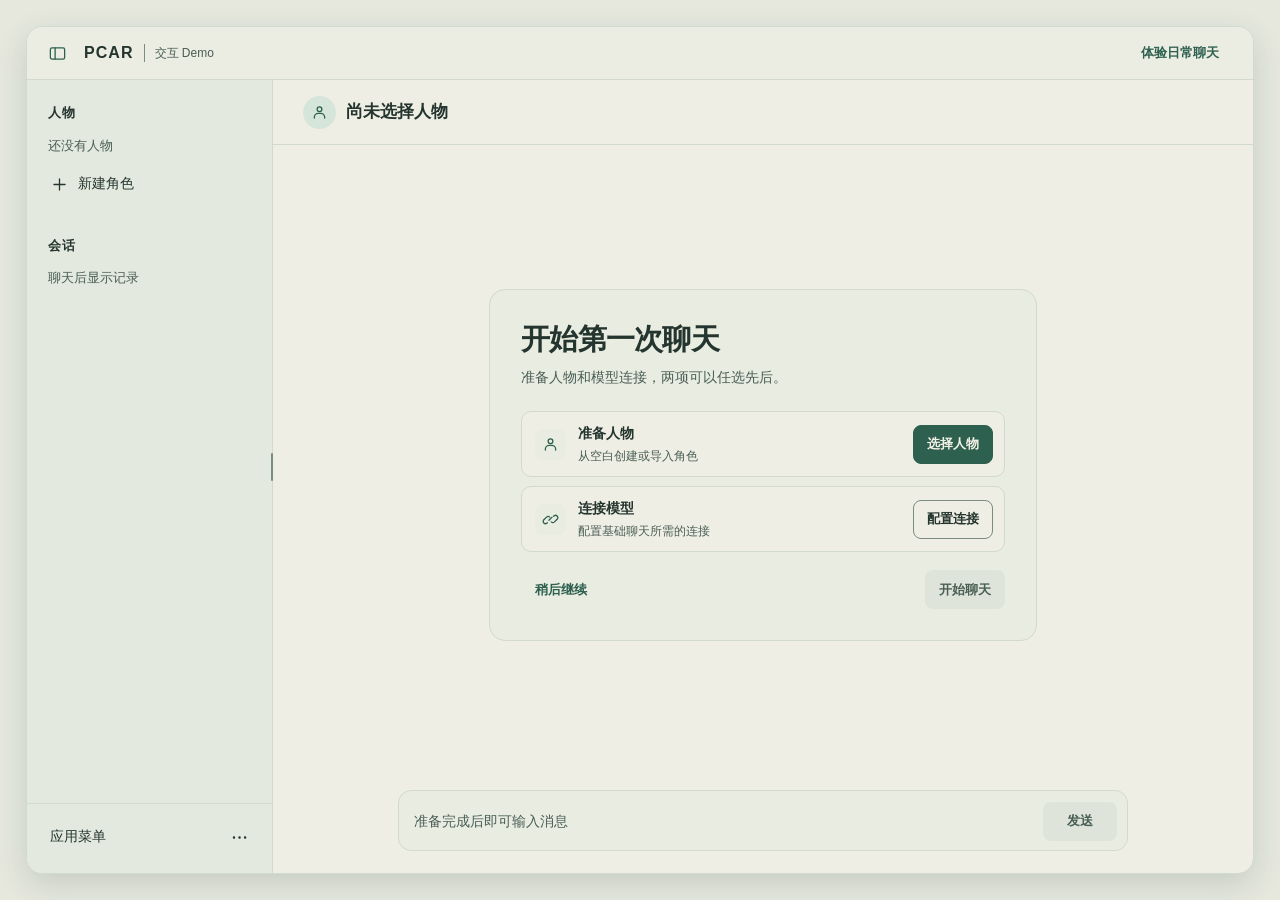
<file: persona_runtime/workbench_web/index.html>
<!doctype html>
<html lang="zh-CN" data-appearance="system">
<head>
  <meta charset="utf-8">
  <meta name="viewport" content="width=device-width, initial-scale=1">
  <meta http-equiv="Content-Security-Policy" content="default-src 'none'; script-src 'unsafe-inline'; style-src 'unsafe-inline'; img-src data:; connect-src 'none'; base-uri 'none'; form-action 'none'">
  <title>PCAR 工作台</title>
  <script id="appearance-startup">
    const appearanceRoot = document.documentElement;
    const systemAppearance = matchMedia("(prefers-color-scheme: dark)");
    const forcedColors = matchMedia("(forced-colors: active)");
    const themeTokens = ["stage","surface","rail","panel","field","accent","accent-hover",
                         "on-accent","focus","selected","hover","selection"];
    const rgb = hex => hex.match(/\w\w/g).map(part => parseInt(part,16));
    const blend = (from,to,weight) => from.map((value,i)=>Math.round(value+(to[i]-value)*weight));
    function luminance(color) {
      const linear=color.map(channel=>{
        const value=channel/255;
        return value<=.04045?value/12.92:((value+.055)/1.055)**2.4;
      });
      return .2126*linear[0]+.7152*linear[1]+.0722*linear[2];
    }
    function contrast(left,right) {
      const levels=[luminance(left),luminance(right)].sort((a,b)=>b-a);
      return (levels[0]+.05)/(levels[1]+.05);
    }
    function applyAccent(theme) {
      const value=appearanceRoot.dataset.accent;
      if(!/^#[0-9a-f]{6}$/i.test(value||"") || forcedColors.matches){
        for(const token of themeTokens)appearanceRoot.style.removeProperty("--"+token);
        return;
      }
      const seed=rgb(value), dark=theme==="dark";
      const bases=dark?["#1a211e","#232c27","#1e2823","#27332c","#19241e"]:
                       ["#e6e8de","#efeee4","#e4e9df","#e9ece1","#f3f1e7"];
      const ink=rgb(dark?"#dce6dc":"#24352f"), muted=rgb(dark?"#a2b6aa":"#495e54");
      function tint(base,weight,labels=[ink,muted]){
        while(weight>0){
          const result=blend(base,seed,weight);
          if(labels.every(label=>contrast(label,result)>=4.5))return result;
          weight-=.01;
        }
        return base;
      }
      const colors=bases.map(base=>tint(rgb(base),.08));
      const [stage,surface,rail,panel,field]=colors;
      const toward=dark?[255,255,255]:[0,0,0];
      const selected=tint(surface,.18), hover=tint(surface,.10);
      const selection=tint(surface,.26,[ink]);
      function legible(weight,ratio) {
        let adjusted=seed;
        for(let step=0;step<=100;step++){
          adjusted=blend(seed,toward,Math.min(1,weight+step/100));
          if([...colors,selected,hover,selection].every(background=>contrast(adjusted,background)>=ratio))break;
        }
        return adjusted;
      }
      const accent=legible(0,4.5), accentHover=legible(.12,4.5), focus=legible(0,3);
      const white=[255,255,255], black=[0,0,0];
      const foreground=Math.min(contrast(white,accent),contrast(white,accentHover))>=4.5?white:black;
      const palette=[stage,surface,rail,panel,field,accent,accentHover,foreground,focus,selected,hover,selection];
      themeTokens.forEach((token,i)=>appearanceRoot.style.setProperty("--"+token,"rgb("+palette[i].join(", ")+")"));
    }
    function applyAppearance() {
      const mode = appearanceRoot.dataset.appearance;
      const theme = mode === "system" ? (systemAppearance.matches ? "dark" : "light") : mode;
      appearanceRoot.dataset.theme = theme;
      applyAccent(theme);
      return theme;
    }
    applyAppearance();
  </script>
  <style>
    :root {
      color-scheme: light;
      --stage: #e6e8de;
      --surface: #efeee4;
      --rail: #e4e9df;
      --panel: #e9ece1;
      --titlebar: #ebece2;
      --field: #f3f1e7;
      --line: #d2d9ce;
      --line-strong: #7b8c81;
      --ink: #24352f;
      --muted: #495e54;
      --accent: #2e604f;
      --accent-hover: #234e40;
      --on-accent: #f3f0e6;
      --hover: #dfe8dd;
      --selected: #d6e5da;
      --selection: #c2d9ca;
      --neutral-bubble: #e5e3d9;
      --disabled: #dfe4db;
      --focus: #3e7562;
      --error: #943c32;
      --shadow: #20372b28;
      --overlay: #24392d52;
      --sidebar: 246px;
      font: 14px/1.55 "Segoe UI", "Microsoft YaHei UI", "Microsoft YaHei", "PingFang SC", sans-serif;
      color: var(--ink);
      background: var(--stage);
      accent-color: var(--accent);
      caret-color: var(--accent);
      scrollbar-color: var(--line-strong) transparent;
    }
    :root[data-theme="dark"] {
      color-scheme: dark;
      --stage: #1a211e;
      --surface: #232c27;
      --rail: #1e2823;
      --panel: #27332c;
      --titlebar: #252f29;
      --field: #19241e;
      --line: #34463a;
      --line-strong: #6c877a;
      --ink: #dce6dc;
      --muted: #a2b6aa;
      --accent: #a1c9b2;
      --accent-hover: #b3d3bf;
      --on-accent: #20332a;
      --hover: #2b4135;
      --selected: #304e40;
      --selection: #406551;
      --neutral-bubble: #303b32;
      --disabled: #2f4036;
      --focus: #88b9a1;
      --error: #eda497;
      --shadow: #08110d66;
      --overlay: #0d1712a6;
    }
    ::selection { background: var(--selection); color: var(--ink); }
    *, *::before, *::after { box-sizing: border-box; }
    body { margin: 0; min-width: 288px; }
    button, input, textarea, select { font: inherit; }
    :where(input:not([type="checkbox"], [type="radio"], [type="range"]), textarea, select) {
      min-width: 0; min-height: 38px; padding: 7px 10px; border-radius: 8px;
      border: 1px solid var(--line-strong); background: var(--field); color: var(--ink);
    }
    button { color: inherit; cursor: pointer; }
    button:disabled { cursor: default; }
    [hidden] { display: none !important; }
    :focus-visible { outline: 2px solid var(--focus); outline-offset: 3px; }
    h1, h2, h3, p { margin: 0; }
    .svg-symbols { position: absolute; width: 0; height: 0; overflow: hidden; }
    .icon { display: inline-block; width: 19px; height: 19px; flex: 0 0 auto; fill: none; stroke: currentColor; stroke-width: 1.65; stroke-linecap: round; stroke-linejoin: round; vertical-align: middle; }
    .stage { padding: 26px; min-height: 100dvh; display: grid; place-items: center; }
    .window { position: relative; display: grid; grid-template-rows: 53px minmax(0, 1fr); width: min(1388px, 100%); height: min(884px, calc(100dvh - 52px)); min-height: 440px; background: var(--surface); border: 1px solid var(--line); border-radius: 16px; box-shadow: 0 10px 30px var(--shadow); overflow: hidden; }
    .titlebar { display: flex; align-items: center; justify-content: space-between; gap: 12px; padding: 0 20px 0 13px; border-bottom: 1px solid var(--line); background: var(--titlebar); z-index: 3; }
    #announcement-open { margin-inline-start: auto; flex-shrink: 0; }
    .announcement-entry + .announcement-entry { border-top: 1px solid var(--line); padding-block-start: 12px; }
    .announcement-entry ul { padding-inline-start: 1.4em; }
    .announcement-entry li + li { margin-block-start: 6px; }
    .brand, .title-actions { display: flex; align-items: center; gap: 10px; }
    .brand strong { font-size: 16px; letter-spacing: .065em; }
    .demo-label { color: var(--muted); font-size: 12px; border-left: 1px solid var(--line-strong); padding-left: 10px; white-space: nowrap; }
    .layout { display: grid; min-height: 0; grid-template-columns: var(--sidebar) minmax(0, 1fr); }
    .layout.collapsed { grid-template-columns: 0 minmax(0, 1fr); }
    .sidebar { position: relative; min-height: 0; display: flex; flex-direction: column; background: var(--rail); border-right: 1px solid var(--line); }
    .sidebar-content { min-height: 0; flex: 1; overflow: auto; padding: 22px 14px 20px; scrollbar-width: thin; }
    .rail-section + .rail-section { margin-top: 29px; }
    .section-heading { display: flex; align-items: center; justify-content: space-between; min-height: 31px; padding: 0 3px 8px 7px; }
    .section-heading h2 { font-size: 13px; font-weight: 700; letter-spacing: .05em; }
    .rail-list { display: grid; gap: 4px; }
    .rail-row { display: flex; align-items: center; gap: 9px; min-height: 42px; width: 100%; padding: 6px 9px; border: 0; border-radius: 9px; background: transparent; text-align: left; }
    .rail-row:hover { background: var(--hover); }
    .rail-row[aria-current="true"] { background: var(--selected); font-weight: 650; }
    .row-text { min-width: 0; overflow: hidden; white-space: nowrap; text-overflow: ellipsis; }
    .rail-empty { color: var(--muted); font-size: 13px; padding: 3px 7px 7px; }
    .rail-search { display: flex; align-items: center; gap: 7px; margin-bottom: 9px; padding: 0 9px; height: 37px; background: var(--field); border: 1px solid var(--line-strong); border-radius: 8px; color: var(--muted); }
    .rail-search input { min-width: 0; min-height: 0; width: 100%; padding: 0; background: transparent; border: 0; outline: 0; color: var(--ink); font-size: 13px; }
    .rail-search:focus-within { outline: 2px solid var(--focus); outline-offset: 2px; }
    .rail-search .icon { width: 15px; height: 15px; }
    .rail-footer { margin-top: auto; padding: 12px 14px 15px; border-top: 1px solid var(--line); }
    .rail-footer button { justify-content: space-between; }
    .menu { position: absolute; z-index: 5; bottom: 62px; left: 12px; right: 12px; max-height: calc(100% - 74px); overflow: auto; border: 1px solid var(--line-strong); padding: 6px; border-radius: 12px; background: var(--surface); box-shadow: 0 8px 24px var(--shadow); }
    .menu button { min-height: 38px; }
    .appearance-setting { padding: 6px 9px 10px; margin-bottom: 3px; border-bottom: 1px solid var(--line); }
    .resize { position: absolute; inset: 0 -4px 0 auto; width: 8px; z-index: 2; cursor: ew-resize; touch-action: none; }
    .resize::after { content: ""; position: absolute; top: 47%; left: 3px; width: 2px; height: 28px; background: var(--line-strong); border-radius: 2px; }
    .collapsed .sidebar { visibility: hidden; overflow: hidden; }
    .scrim { display: none; }
    .conversation { min-width: 0; min-height: 0; display: grid; grid-template-columns: minmax(0, 1fr); grid-template-rows: 65px minmax(0, 1fr) auto; }
    .chat-header { display: flex; align-items: center; justify-content: space-between; gap: 12px; padding: 0 clamp(14px, 3vw, 30px); border-bottom: 1px solid var(--line); }
    .chat-person { display: flex; align-items: center; gap: 10px; min-width: 0; }
    .chat-person h1 { overflow: hidden; text-overflow: ellipsis; white-space: nowrap; font-size: 17px; font-weight: 700; }
    .avatar { width: 33px; height: 33px; display: inline-grid; place-items: center; flex: 0 0 auto; border-radius: 50%; overflow: hidden; background: var(--selected); color: var(--accent); }
    .avatar img { display: block; width: 100%; height: 100%; object-fit: cover; }
    .appearance-accent { display: flex; align-items: center; gap: 8px; }
    .appearance-accent input { width: 36px; height: 28px; padding: 1px; cursor: pointer; }
    .persona-image-preview { display: block; width: 120px; height: 68px; object-fit: cover; border-radius: 8px; margin-block: 6px; }
    .persona-image-preview[data-kind="avatar"] { width: 48px; height: 48px; border-radius: 50%; }
    .persona-image-preview[hidden] { display: none; }
    .avatar.small { width: 29px; height: 29px; }
    .avatar.small .icon { width: 16px; height: 16px; }
    .timeline { overflow: auto; min-height: 0; padding: 28px clamp(12px, 4vw, 44px); scrollbar-width: thin; }
    .timeline.has-wallpaper {
      background-image: linear-gradient(color-mix(in srgb, var(--surface) 62%, transparent),
                                        color-mix(in srgb, var(--surface) 62%, transparent)), var(--chat-wallpaper);
      background-size: cover;
      background-position: center;
      background-repeat: no-repeat;
    }
    @media (forced-colors: active) { .timeline.has-wallpaper { background-image: none; } }
    .timeline.first { display: grid; align-items: center; justify-items: center; }
    .onboarding { width: min(100%, 548px); padding: clamp(18px, 3.2vw, 31px); background: var(--panel); border: 1px solid var(--line); border-radius: 16px; }
    .onboarding h2 { font-size: clamp(22px, 2.6vw, 29px); line-height: 1.25; font-weight: 700; letter-spacing: -.025em; }
    .onboarding > p { margin-top: 10px; color: var(--muted); }
    .setup-steps { display: grid; gap: 9px; margin: 23px 0 18px; }
    .step { display: flex; align-items: center; gap: 12px; min-height: 66px; padding: 10px 11px 10px 13px; border: 1px solid var(--line); border-radius: 10px; background: var(--surface); }
    .step .step-copy { min-width: 0; flex: 1; }
    .step strong { display: block; font-size: 14px; }
    .step small { display: block; color: var(--muted); font-size: 12px; margin-top: 2px; overflow-wrap: anywhere; }
    .step-icon { display: inline-grid; place-items: center; flex: 0 0 auto; width: 31px; height: 31px; color: var(--accent); background: var(--panel); border-radius: 8px; }
    .guide-actions { display: flex; align-items: center; justify-content: space-between; gap: 10px; }
    .button { display: inline-flex; align-items: center; justify-content: center; gap: 7px; min-height: 39px; padding: 7px 13px; border: 1px solid var(--line-strong); border-radius: 8px; background: var(--surface); font-size: 13px; font-weight: 600; white-space: nowrap; }
    .button:hover { background: var(--hover); }
    .button.primary { background: var(--accent); color: var(--on-accent); border-color: var(--accent); }
    .button.primary:hover { background: var(--accent-hover); }
    .button.ghost { border-color: transparent; background: transparent; color: var(--accent); }
    .button.ghost:hover { background: var(--hover); }
    .button:disabled, .button.primary:disabled { background: var(--disabled); border-color: transparent; color: var(--muted); }
    .icon-button { display: inline-grid; place-items: center; width: 34px; height: 34px; padding: 0; border: 0; border-radius: 8px; background: transparent; color: var(--accent); }
    .icon-button:hover { background: var(--hover); }
    .conversation-inner { width: min(100%, 730px); margin: 0 auto; display: grid; align-content: start; gap: 13px; }
    .date-divider { justify-self: center; color: var(--muted); font-size: 12px; margin: 7px 0 9px; }
    .has-wallpaper :is(.date-divider, .chat-empty, .outbox-status) { background: var(--surface); border-radius: 9px; padding: 3px 9px; }
    .bubble { width: fit-content; max-width: min(82%, 555px); padding: 11px 15px; border-radius: 14px; background: var(--neutral-bubble); overflow-wrap: anywhere; white-space: pre-wrap; }
    .bubble[data-clock]::after { content: attr(data-clock); display: block; margin-top: 3px; color: var(--muted); font-size: 11px; line-height: 1.3; font-variant-numeric: tabular-nums; }
    .bubble.own[data-clock]::after { text-align: end; }
    .bubble.own { justify-self: end; background: var(--selected); border-end-end-radius: 5px; }
    .bubble.reply { border-end-start-radius: 5px; }
    button.bubble { border: 0; font: inherit; color: inherit; text-align: start; cursor: pointer; }
    .message-with-menu { display: flex; align-items: center; gap: 6px; width: fit-content; max-width: min(92%, 600px); }
    .message-with-menu.own-message { justify-self: end; flex-direction: row-reverse; }
    .message-with-menu > .bubble { max-width: 100%; min-width: 0; }
    .message-menu { flex: none; min-width: 28px; min-height: 28px; padding: 2px; border: 0; border-radius: 6px;
      background: transparent; color: var(--muted); font: inherit; cursor: pointer; }
    .message-menu:hover, .message-menu:focus-visible { color: var(--text); background: var(--neutral-bubble); }
    @media (pointer: coarse) {
      .message-menu { min-width: 44px; min-height: 44px; }
      .hold-actions { -webkit-touch-callout: none; -webkit-user-select: none; user-select: none; }
    }
    .history-reference { display: flex; align-items: center; gap: .7rem; color: var(--muted); margin-bottom: 6px; }
    .history-reference span { min-width: 0; overflow: hidden; white-space: nowrap; text-overflow: ellipsis; }
    #history-reference > button { flex: none; }
    .input-buffer { display: flex; flex-wrap: wrap; align-items: center; gap: .35rem; width: min(100%, 730px); margin: 0 auto 5px; color: var(--muted); font-size: 13px; }
    .input-buffer span { flex: 1 0 auto; }
    .input-buffer .button { min-height: 33px; padding: 4px 9px; }
    .bubble[data-awaiting-confirmation] { outline: 1px dashed var(--line-strong); outline-offset: -1px; }
    .history-actions { justify-self: start; }
    .sample-bubble { width: min(78%, var(--sample-width, 295px)); display: grid; gap: 7px; padding: 16px 17px; }
    .sample-bubble span { height: 4px; display: block; border-radius: 4px; background: var(--line-strong); opacity: .6; }
    .chat-empty { display: grid; justify-items: center; align-content: center; gap: 11px; min-height: 100%; color: var(--muted); text-align: center; }
    .chat-empty strong { color: var(--ink); font-size: 18px; }
    .composer-wrap { padding: 5px clamp(12px, 4vw, 44px) 22px; }
    .composer { display: flex; align-items: flex-end; width: min(100%, 730px); gap: 10px; min-height: 61px; margin: 0 auto; padding: 9px 10px 9px 14px; background: var(--surface); border: 1px solid var(--line-strong); border-radius: 13px; }
    .composer.off { background: var(--panel); border-color: var(--line); }
    .composer textarea { flex: 1; min-width: 0; resize: none; field-sizing: content; min-height: 37px; max-height: 100px; padding: 7px 1px; border: 0; outline: none; background: transparent; color: var(--ink); line-height: 1.55; }
    .composer:focus-within { outline: 2px solid var(--focus); outline-offset: 2px; }
    input::placeholder, textarea::placeholder { color: var(--muted); opacity: 1; }
    .composer .button { min-width: 74px; }
    dialog { width: min(530px, calc(100vw - 30px)); max-height: calc(100dvh - 36px); padding: 0; border: 1px solid var(--line-strong); border-radius: 15px; color: var(--ink); background: var(--surface); box-shadow: 0 14px 40px var(--shadow); }
    dialog::backdrop { background: var(--overlay); }
    .dialog-head { display: flex; align-items: center; justify-content: space-between; gap: 12px; border-bottom: 1px solid var(--line); padding: 14px 18px 14px 22px; }
    .dialog-head h2 { font-size: 19px; }
    .dialog-body { padding: 19px 22px; display: grid; gap: 13px; }
    .dialog-foot { position: sticky; bottom: 0; display: flex; justify-content: flex-end; gap: 8px; padding: 13px 22px; border-top: 1px solid var(--line); background: var(--surface); }
    .dialog-foot:empty { display: none; }
    .import-original, .import-citation { white-space: pre-wrap; overflow-wrap: anywhere; }
    .import-range [hidden] { display: none; }
    .import-range-warning { padding: 9px 11px; border-left: 3px solid var(--accent); background: var(--panel); }
    .deepseek-guide { display: grid; gap: 12px; }
    .deepseek-guide figure { margin: 0; padding: 9px; border: 1px solid var(--line); border-radius: 9px; background: var(--surface); }
    .deepseek-guide figcaption { padding: 8px 2px 0; }
    .deepseek-guide figcaption p { margin-top: 3px; color: var(--muted); }
    .deepseek-diagram { display: flex; min-height: 46px; align-items: center; flex-wrap: wrap; gap: 6px; padding: 6px 9px; background: var(--field); border-radius: 6px; }
    .deepseek-guide-token { padding: 4px 6px; border: 1px solid var(--line-strong); border-radius: 5px; font-size: 13px; font-weight: 600; }
    .deepseek-guide-token.highlight { background: var(--selected); }
    .deepseek-guide-token.archive { border-radius: 3px 9px 3px 3px; font-family: monospace; }
    .deepseek-guide-arrow { line-height: 1; font-size: 19px; color: var(--accent); }
    .deepseek-guide-avatar { position: relative; width: 28px; height: 28px; border: 1px solid var(--line-strong); border-radius: 50%; background: var(--selected); }
    .deepseek-guide-avatar::before, .deepseek-guide-avatar::after { content: ""; position: absolute; background: var(--accent); left: 50%; transform: translateX(-50%); }
    .deepseek-guide-avatar::before { width: 7px; height: 7px; top: 5px; border-radius: 50%; }
    .deepseek-guide-avatar::after { width: 14px; height: 7px; bottom: 4px; border-radius: 8px 8px 3px 3px; }
    .import-create-actions { width:100%; display:flex; align-items:center; flex-wrap:wrap; justify-content:space-between; gap:7px; }
    .import-create-actions label { display:flex; align-items:center; gap:5px; }
    .import-template-row { display:flex; align-items:center; flex-wrap:wrap; justify-content:space-between; gap:8px; color:var(--muted); }
    .import-conflict-dialog { width:min(460px,calc(100vw - 30px)); }
    .import-conflict-row { display:grid; gap:6px; border-left:3px solid var(--error); padding:8px 12px; background:var(--surface); overflow-wrap:anywhere; }
    .import-conflict-row p { margin:0; }
    .import-conflict-row .button { justify-self:start; }
    .import-section-label { display: block; font-weight: 600; color: var(--muted); }
    .import-citation { max-width: 100%; text-align: left; }
    .import-batch { display: grid; gap: 5px; border-bottom: 1px solid var(--line); padding-bottom: 9px; }
    .import-batch .button { justify-self: start; }
    .import-editor-section { min-width: 0; border-top: 1px solid var(--line); padding: 8px 0; }
    .import-editor-section[open] > summary { margin-bottom: 9px; }
    .import-editor-section pre { margin: 0; font: inherit; }
    .fields { display: grid; gap: 12px; }
    .field { display: grid; gap: 5px; font-weight: 600; }
    .field :is(input:not([type="checkbox"], [type="radio"]), textarea, select) { width: 100%; font-weight: 400; }
    .field textarea { min-height: 66px; resize: vertical; }
    .hint { font-size: 13px; color: var(--muted); font-weight: 400; }
    .error { color: var(--error); font-size: 13px; }
    details { border: 1px solid var(--line); padding: 9px 11px; border-radius: 9px; background: var(--panel); }
    summary { cursor: pointer; font-weight: 600; }
    details > div, details > p { margin-top: 10px; }
    .tablist, .inline-actions { display: flex; flex-wrap: wrap; gap: 7px; }
    .tablist button[aria-pressed="true"] { background: var(--selected); border-color: var(--line-strong); }
    .profile-head { display: flex; align-items: center; gap: 10px; }
    .profile-head strong { font-size: 17px; overflow-wrap: anywhere; }
    .profile-text { white-space: pre-wrap; overflow-wrap: anywhere; }
    .summary-list { display: grid; gap: 7px; padding: 0; margin: 0; list-style: none; }
    .summary-list li { border-bottom: 1px solid var(--line); padding-bottom: 8px; overflow-wrap: anywhere; }
    .toast { position: absolute; right: 20px; bottom: 100px; padding: 10px 14px; max-width: calc(100% - 40px); border: 1px solid var(--line-strong); background: var(--panel); color: var(--accent); border-radius: 10px; box-shadow: 0 2px 16px var(--shadow); z-index: 6; }
    @media (max-width: 760px) {
      .stage { display: block; padding: 0; }
      .window { border: 0; border-radius: 0; box-shadow: none; height: 100dvh; min-height: 380px; }
      .layout, .layout.collapsed { grid-template-columns: minmax(0, 1fr); }
      .sidebar { position: absolute; z-index: 4; top: 53px; left: 0; bottom: 0; width: min(270px, 85vw); transform: translateX(-100%); visibility: hidden; }
      .layout.drawer-open .sidebar { transform: translateX(0); visibility: visible; overflow: visible; }
      .layout.drawer-open .scrim { display: block; position: absolute; inset: 53px 0 0; z-index: 3; border: 0; background: var(--overlay); }
      .sidebar .resize { display: none; }
      .titlebar { padding-right: 9px; }
      .title-actions .button { min-height: 34px; padding: 5px 7px; font-size: 12px; }
      .timeline { padding-top: 16px; padding-bottom: 16px; }
      .composer-wrap { padding-bottom: 12px; }
    }
    @media (max-width: 400px) {
      .step-icon { display: none; }
      .step { gap: 8px; padding-left: 10px; }
      .step .button { padding: 6px 8px; }
      .demo-label { display: none; }
    }
  </style>
</head>
<body>
  <svg class="svg-symbols" xmlns="http://www.w3.org/2000/svg" aria-hidden="true">
    <symbol id="i-sidebar" viewBox="0 0 24 24"><rect x="3" y="5" width="18" height="14" rx="2"/><path d="M9 5v14"/></symbol>
    <symbol id="i-person" viewBox="0 0 24 24"><circle cx="12" cy="8" r="3"/><path d="M5.5 19v-1a5 5 0 0 1 5-5h3a5 5 0 0 1 5 5v1"/></symbol>
    <symbol id="i-chat" viewBox="0 0 24 24"><path d="M5 5h14a2 2 0 0 1 2 2v8a2 2 0 0 1-2 2h-8l-5 4v-4H5a2 2 0 0 1-2-2V7a2 2 0 0 1 2-2Z"/><path d="M8 10h8m-8 3h5"/></symbol>
    <symbol id="i-link" viewBox="0 0 24 24"><path d="m10 13 4-4m-6 7-1 1a3 3 0 0 1-4-4l4-4a3 3 0 0 1 4 0m2 6a3 3 0 0 0 4 0l4-4a3 3 0 0 0-4-4l-1 1"/></symbol>
    <symbol id="i-check" viewBox="0 0 24 24"><path d="m6 12 4 4 8-8"/></symbol>
    <symbol id="i-plus" viewBox="0 0 24 24"><path d="M12 5v14M5 12h14"/></symbol>
    <symbol id="i-search" viewBox="0 0 24 24"><circle cx="10.5" cy="10.5" r="5.5"/><path d="m15 15 4 4"/></symbol>
    <symbol id="i-more" viewBox="0 0 24 24"><path d="M5 12h.1m6.9 0h.1m6.9 0h.1" stroke-width="3"/></symbol>
    <symbol id="i-close" viewBox="0 0 24 24"><path d="m6 6 12 12M18 6 6 18"/></symbol>
  </svg>
  <div class="stage">
    <div class="window">
      <header class="titlebar">
        <div class="brand"><button id="sidebar-toggle" class="icon-button" aria-label="收起侧栏" aria-controls="sidebar" aria-expanded="true"><svg class="icon" aria-hidden="true"><use href="#i-sidebar"/></svg></button><strong>PCAR</strong><span class="demo-label">交互 Demo</span></div>
        <button class="button ghost" id="announcement-open" type="button" hidden>公告</button>
        <div class="title-actions"><button class="button ghost" id="sample-mode">体验日常聊天</button></div>
      </header>
      <div class="layout" id="layout">
        <aside class="sidebar" id="sidebar" aria-label="人物与会话">
          <div class="sidebar-content">
            <section class="rail-section" aria-labelledby="people-heading">
              <div class="section-heading"><h2 id="people-heading">人物</h2></div>
              <div class="rail-list" id="people"></div>
              <button class="rail-row" id="new-person"><svg class="icon" aria-hidden="true"><use href="#i-plus"/></svg><span>新建角色</span></button>
            </section>
            <section class="rail-section" aria-labelledby="sessions-heading">
              <div class="section-heading"><h2 id="sessions-heading">会话</h2><button class="button ghost" id="rename-session" type="button" hidden>重命名</button><button class="icon-button" id="new-session" aria-label="新建会话" hidden><svg class="icon" aria-hidden="true"><use href="#i-plus"/></svg></button></div>
              <label class="rail-search" id="search-box" hidden><svg class="icon" aria-hidden="true"><use href="#i-search"/></svg><input id="session-search" type="search" placeholder="查找会话" aria-label="查找会话" autocomplete="off"></label>
              <button class="rail-row" id="import-history" hidden><svg class="icon" aria-hidden="true"><use href="#i-plus"/></svg><span>导入历史并接着聊</span></button>
              <div class="rail-list" id="sessions"></div>
            </section>
          </div>
          <div class="rail-footer"><button class="rail-row" id="menu-toggle" aria-controls="app-menu" aria-expanded="false"><span>应用菜单</span><svg class="icon" aria-hidden="true"><use href="#i-more"/></svg></button></div>
          <div class="menu" id="app-menu" hidden>
            <label class="field appearance-setting">外观
              <select id="appearance-mode">
                <option value="system">跟随系统</option>
                <option value="light">浅色模式</option>
                <option value="dark">深色模式</option>
              </select>
            </label>
            <div class="appearance-setting appearance-accent">
              <label for="appearance-accent">主题主色</label>
              <input id="appearance-accent" type="color" value="#2e604f">
              <button class="button ghost" type="button" id="appearance-reset">恢复默认</button>
            </div>
            <button class="rail-row" data-menu="connection">模型连接</button>
            <button class="rail-row" data-menu="advanced">高级设置</button>
            <button class="rail-row" data-menu="help">使用帮助</button>
            <button class="rail-row" data-menu="reset">重置演示</button>
          </div>
          <div class="resize" id="sidebar-resize" role="separator" aria-label="调整侧栏宽度" aria-orientation="vertical" aria-valuemin="190" aria-valuemax="330" aria-valuenow="246" tabindex="0"></div>
        </aside>
        <button class="scrim" id="scrim" aria-label="关闭侧栏"></button>
        <main class="conversation" aria-labelledby="current-person">
          <header class="chat-header">
            <div class="chat-person"><span class="avatar" id="chat-avatar"><svg class="icon" aria-hidden="true"><use href="#i-person"/></svg></span><h1 id="current-person">尚未选择人物</h1></div>
            <div>
              <button id="session-privacy" class="button ghost" type="button" hidden>会话授权</button>
              <button id="profile-button" class="button ghost" hidden>人物资料</button>
            </div>
          </header>
          <div class="timeline first" id="timeline"></div>
          <div class="composer-wrap">
            <div id="chat-status" class="history-reference" role="status" hidden><span></span><button type="button" class="button ghost" hidden>更新模型连接</button></div>
            <div id="history-reference" class="history-reference" hidden><span></span><button type="button" class="button ghost">取消引用</button></div>
            <div id="input-buffer" class="input-buffer" hidden>
              <button type="button" class="button ghost" id="input-buffer-settings">输入缓冲</button>
              <span id="input-buffer-status" role="status"></span>
              <button type="button" class="button ghost" id="input-buffer-cancel" hidden>取消本轮</button>
              <button type="button" class="button primary" id="input-buffer-confirm" hidden>确认发送本轮</button>
            </div>
            <form class="composer off" id="composer" autocomplete="off">
              <textarea id="message" rows="1" aria-label="输入消息" placeholder="准备完成后即可输入消息" maxlength="1500" disabled></textarea>
              <button class="button primary" id="send" disabled>发送</button>
              <button class="button" type="button" id="long-reply-send" title="发送并明确请求完整长文" hidden disabled>请求长文</button>
            </form>
          </div>
        </main>
      </div>
      <div class="toast" id="toast" role="status" hidden></div>
    </div>
  </div>
  <dialog id="announcement-dialog" aria-labelledby="announcement-title">
    <div class="dialog-head"><h2 id="announcement-title">公告</h2></div>
    <div class="dialog-body">
      <label id="announcement-filters" class="field" hidden>分类
        <select id="announcement-filter">
          <option value="all">全部</option><option value="release">版本更新</option><option value="notice">作者通知</option>
        </select>
      </label>
      <div id="announcement-list" class="fields"></div>
      <p id="announcement-status" class="hint" role="status"></p>
    </div>
    <div class="dialog-foot">
      <button id="announcement-refresh" class="button" type="button" hidden>刷新</button>
      <button id="announcement-center" class="button" type="button" hidden>查看公告</button>
      <button id="announcement-ack" class="button primary" type="button">知道了</button>
    </div>
  </dialog>
  <dialog id="dialog" aria-labelledby="dialog-title">
    <form id="dialog-form" autocomplete="off">
      <div class="dialog-head"><h2 id="dialog-title"></h2><button class="icon-button" id="dialog-close" type="button" aria-label="关闭"><svg class="icon" aria-hidden="true"><use href="#i-close"/></svg></button></div>
      <div class="dialog-body" id="dialog-body"></div>
      <div class="dialog-foot" id="dialog-actions"></div>
    </form>
  </dialog>
  <dialog id="quota-dialog" aria-labelledby="quota-title" aria-describedby="quota-description">
    <div class="dialog-head"><h2 id="quota-title">已达到模型调用限额</h2></div>
    <div class="dialog-body"><p id="quota-description"></p><p id="quota-result" role="status"></p></div>
    <div class="dialog-foot"><button type="button" class="button" id="quota-wait">保留限额，继续等待</button>
      <button type="button" class="button primary" id="quota-allow">临时放行并继续</button></div>
  </dialog>
  <dialog id="repair-dialog" aria-labelledby="repair-title" aria-describedby="repair-description">
    <div class="dialog-head"><h2 id="repair-title">修复中</h2></div>
    <div class="dialog-body"><p id="repair-description" role="status" aria-live="polite"></p></div>
    <div class="dialog-foot"><button type="button" class="button" id="repair-exit">安全退出工作台</button></div>
  </dialog>
  <script>
    "use strict";

    const byId = id => document.getElementById(id);
    const timeline = byId("timeline");
    const message = byId("message");
    const dialog = byId("dialog");
    const dialogBody = byId("dialog-body");
    const dialogForm = byId("dialog-form");
    const sidebarQuery = matchMedia("(max-width: 760px)");
    const profileFields = [
      ["name", "名称", "input", 40],
      ["introduction", "人物介绍", "textarea", 600],
      ["traits", "性格与边界", "textarea", 600],
      ["expression", "表达习惯", "textarea", 600],
      ["background", "背景、外貌与兴趣", "textarea", 600],
      ["relationship", "关系说明", "textarea", 600]
    ];
    let nextId = 0;
    let viewport = { collapsed: false, drawerOpen: false, width: 246 };
    let state = freshState();
    let returnFocus = null;
    let toastTimer = null;

    function freshState() {
      return { people: [], current: null, connected: false, guide: true, paused: false, model: "deepseek-v4-pro" };
    }

    function icon(name) {
      return '<svg class="icon" aria-hidden="true"><use href="#i-' + name + '"/></svg>';
    }

    function currentPerson() {
      return state.people.find(person => person.id === state.current);
    }

    function currentSession() {
      const person = currentPerson();
      return person?.sessions.find(session => session.id === person.activeSession);
    }

    function ready() {
      return Boolean(currentSession() && (window.pcarLive?.active || state.connected) && !state.guide);
    }

    function createSession(person, label, sample = false) {
      const session = { id: ++nextId, label, sample, draft: "", messages: [] };
      person.sessions.unshift(session);
      person.activeSession = session.id;
      return session;
    }

    function createPerson(profile, sample = false) {
      const person = { id: ++nextId, profile, sample, materials: [], versions: [], memory: false, sessions: [] };
      createSession(person, sample ? "当前会话" : "新会话", sample);
      if (sample) {
        const active = person.activeSession;
        createSession(person, "较早的会话");
        person.sessions.reverse();
        person.activeSession = active;
      }
      state.people.push(person);
      return person;
    }

    function notify(text) {
      const toast = byId("toast");
      clearTimeout(toastTimer);
      toast.textContent = text;
      toast.hidden = false;
      toastTimer = setTimeout(() => { toast.hidden = true; }, 2600);
    }

    function showMenu(open) {
      byId("app-menu").hidden = !open;
      byId("menu-toggle").setAttribute("aria-expanded", String(open));
    }

    function applySidebar() {
      if (window.pcarMobile) return window.pcarMobile.sync();
      const narrow = sidebarQuery.matches;
      const expanded = narrow ? viewport.drawerOpen : !viewport.collapsed;
      byId("layout").classList.toggle("collapsed", !narrow && !expanded);
      byId("layout").classList.toggle("drawer-open", narrow && expanded);
      byId("sidebar").inert = !expanded;
      document.querySelector(".conversation").inert = narrow && expanded;
      const toggle = byId("sidebar-toggle");
      toggle.setAttribute("aria-expanded", String(expanded));
      toggle.setAttribute("aria-label", expanded ? "收起侧栏" : "打开侧栏");
      if (!expanded) showMenu(false);
    }

    function closeDrawer() {
      viewport.drawerOpen = false;
      applySidebar();
    }

    function selectPerson(person) {
      if(window.pcarLive?.active)return window.pcarLive.select(person);
      state.current = person.id;
      byId("session-search").value = "";
      closeDrawer();
      render({ scrollToEnd: true });
    }

    function emptyList(container, text) {
      const item = document.createElement("p");
      item.className = "rail-empty";
      item.textContent = text;
      container.append(item);
    }

    function listButton(label, selected, handler, showAvatar = false) {
      const button = document.createElement("button");
      button.className = "rail-row";
      if (selected) button.setAttribute("aria-current", "true");
      if (showAvatar) button.innerHTML = '<span class="avatar small">' + icon("person") + '</span>';
      const caption = document.createElement("span");
      caption.className = "row-text";
      caption.textContent = label;
      button.title = label;
      button.append(caption);
      button.addEventListener("click", handler);
      return button;
    }

    function renderPeople() {
      const container = byId("people");
      container.replaceChildren();
      if (!state.people.length) emptyList(container, "还没有人物");
      for (const person of state.people) {
        const row=listButton(person.profile.name, person.id === state.current, () => selectPerson(person), true);
        window.pcarLive?.avatar?.(row.querySelector(".avatar"),person.id);
        window.pcarLive?.bindPersonaDelete?.(row,person);
        container.append(row);
      }
    }

    function renderSessions() {
      const container = byId("sessions");
      const person = currentPerson();
      byId("new-session").hidden = !person;
      byId("rename-session").hidden = !window.pcarLive?.active || !currentSession()?.id;
      byId("import-history").hidden = !person || !window.pcarLive?.active;
      byId("search-box").hidden = !person;
      container.replaceChildren();
      if (!person) {
        emptyList(container, "聊天后显示记录");
        return;
      }
      const query = byId("session-search").value.trim().toLowerCase();
      const found = person.sessions.filter(session => session.label.toLowerCase().includes(query));
      if (!found.length) emptyList(container, "没有匹配的会话");
      for (const session of found) {
        container.append(listButton(session.label, session.id === person.activeSession, () => {
          if(window.pcarLive?.active)return window.pcarLive.select(person,false,true,session.id);
          person.activeSession = session.id;
          closeDrawer();
          render({ scrollToEnd: true });
        }));
      }
    }

    function renderOnboarding() {
      const person = currentPerson();
      timeline.classList.add("first");
      if (state.paused) {
        timeline.innerHTML = '<div class="chat-empty">' + icon("chat") +
          '<strong>继续完成设置</strong><p>准备人物和模型连接后，即可开始聊天。</p>' +
          '<button class="button primary" data-guide="resume">继续设置</button></div>';
        return;
      }
      timeline.innerHTML =
        '<section class="onboarding" aria-labelledby="guide-heading">' +
          '<h2 id="guide-heading">开始第一次聊天</h2>' +
          '<p>准备人物和模型连接，两项可以任选先后。</p>' +
          '<div class="setup-steps">' +
            '<div class="step"><span class="step-icon">' + icon(person ? "check" : "person") + '</span>' +
              '<div class="step-copy"><strong>准备人物</strong><small id="guide-person"></small></div>' +
              '<button class="button ' + (person ? '' : 'primary') + '" data-guide="person">' + (person ? '更换人物' : '选择人物') + '</button></div>' +
            '<div class="step"><span class="step-icon">' + icon(state.connected ? "check" : "link") + '</span>' +
              '<div class="step-copy"><strong>连接模型</strong><small>' + (state.connected ? (window.pcarLive?.active ? '模型连接已配置' : '演示连接已就绪') : '配置基础聊天所需的连接') + '</small></div>' +
              '<button class="button ' + (!state.connected && person ? 'primary' : '') + '" data-guide="connection">' + (state.connected ? '查看连接' : '配置连接') + '</button></div>' +
          '</div><div class="guide-actions">' +
            '<button class="button ghost" data-guide="pause">稍后继续</button>' +
            '<button class="button primary" data-guide="start"' + (person && state.connected ? '' : ' disabled') + '>开始聊天</button>' +
          '</div></section>';
      byId("guide-person").textContent = person ? person.profile.name : "从空白创建或导入角色";
    }

    function renderMessages(session) {
      if(window.pcarLive?.active)return window.pcarLive.draw(session);
      timeline.classList.remove("first");
      if (!session.sample && !session.messages.length) {
        timeline.innerHTML = '<div class="chat-empty">' + icon("chat") + '<strong>还没有消息</strong><p>从下方发出第一条消息。</p></div>';
        return;
      }
      const thread = document.createElement("div");
      thread.className = "conversation-inner";
      thread.innerHTML = '<div class="date-divider">' + (session.sample ? "聊天样式预览" : "今天") + '</div>';
      if (session.sample) {
        thread.insertAdjacentHTML("beforeend",
          '<div class="bubble own sample-bubble" style="--sample-width:240px" aria-label="用户消息样式"><span></span><span style="width:63%"></span></div>' +
          '<div class="bubble reply sample-bubble" style="--sample-width:310px" aria-label="人物消息样式"><span></span><span style="width:72%"></span><span style="width:87%"></span></div>' +
          '<div class="bubble reply sample-bubble" style="--sample-width:188px" aria-hidden="true"><span style="width:76%"></span></div>');
      }
      for (const text of session.messages) {
        const bubble = document.createElement("p");
        bubble.className = "bubble own";
        bubble.textContent = text;
        thread.append(bubble);
      }
      timeline.replaceChildren(thread);
    }

    function updateSendButton() {
      const session=currentSession(), send=byId("send");
      const manual=Boolean(window.pcarLive?.active && session?.inputBuffer?.manual);
      send.textContent=manual?"加入本轮":"发送";
      send.disabled = !ready() || session?.readOnly || session?.historyPreparing || !state.connected || window.pcarLive?.offline ||
        window.pcarLive?.selecting || window.pcarLive?.pendingDraft || session?.sending || session?.bufferWorking || !message.value.trim();
      const longReply=byId("long-reply-send");
      longReply.hidden=!(window.pcarLive?.active && session?.longReplyAvailable);
      longReply.disabled=longReply.hidden||send.disabled;
      window.pcarLive?.renderInputBuffer?.();
    }

    function render({ scrollToEnd = false } = {}) {
      const previousScroll = timeline.scrollTop;
      const reading=window.pcarLive?.capture();
      const person = currentPerson();
      const session = currentSession();
      renderPeople();
      renderSessions();
      byId("current-person").textContent = person?.profile.name ?? "尚未选择人物";
      window.pcarLive?.appearance?.(person?.id);
      byId("profile-button").hidden = !person;
      if (ready()) renderMessages(session);
      else renderOnboarding();
      timeline.scrollTop = scrollToEnd ? timeline.scrollHeight : previousScroll;
      if(!scrollToEnd && reading)window.pcarLive.restore(reading);
      byId("composer").classList.toggle("off", !ready());
      message.disabled = !ready() || Boolean(session?.readOnly || session?.historyPreparing) || Boolean(window.pcarLive?.selecting);
      if(message.value!==(session?.draft ?? "") && !window.pcarLive?.composing)message.value=session?.draft ?? "";
      message.placeholder = session?.readOnly ? "已封存的会话可供查阅" : ready() ? "输入消息" : "准备完成后即可输入消息";
      updateSendButton();
    }

    function present(title, body, actionLabel = "", onSubmit = null) {
      showMenu(false);
      if (!dialog.open) {
        const candidate = document.activeElement;
        returnFocus = candidate instanceof HTMLElement && byId("app-menu").contains(candidate)
          ? byId("menu-toggle") : candidate;
      }
      byId("dialog-title").textContent = title;
      dialogBody.innerHTML = body;
      byId("dialog-actions").innerHTML = actionLabel
        ? '<button type="button" data-dialog-cancel class="button ghost">取消</button><button class="button primary" type="submit">' + actionLabel + '</button>'
        : '';
      dialogForm.onsubmit = event => {
        event.preventDefault();
        if (onSubmit) onSubmit(new FormData(dialogForm));
      };
      if (!dialog.open) dialog.showModal();
      (dialogBody.querySelector("[data-autofocus]") || byId("dialog-close")).focus();
    }

    function finish(messageText) {
      dialog.close();
      render();
      if (messageText) notify(messageText);
    }

    function fieldMarkup([key, label, type, limit]) {
      const common = ' name="' + key + '" maxlength="' + limit + '"';
      const input = type === "input"
        ? '<input' + common + ' required data-autofocus>'
        : '<textarea' + common + ' rows="2"></textarea>';
      return '<label class="field">' + label + input + '</label>';
    }

    function openRoleForm(person = null, mode = "blank", draft = null) {
      if(window.pcarLive?.active)return window.pcarLive.home();
      const isEdit = Boolean(person);
      const fields = profileFields.slice(0, 4).map(fieldMarkup).join("");
      const extra = profileFields.slice(4).map(fieldMarkup).join("");
      const tabs = isEdit ? "" :
        '<div class="tablist"><button type="button" class="button" data-role-mode="blank" aria-pressed="' + (mode === "blank") + '">空白创建</button>' +
        '<button type="button" class="button" data-role-mode="import" aria-pressed="' + (mode === "import") + '">导入人设</button></div>';
      const importer = mode === "import" ?
        '<label class="field">选择 JSON 文件<input type="file" name="roleFile" accept=".json,application/json" data-autofocus></label>' +
        '<p class="hint" id="import-note">读取后可核对名称再保存。</p>' : "";
      present(isEdit ? "编辑人物" : "新建角色",
        tabs + importer + '<div class="fields">' + fields +
        '<details><summary>补充设定</summary><div class="fields">' + extra + '</div></details></div>' +
        '<p id="role-error" class="error" role="alert" hidden></p>',
        isEdit ? "保存修改" : "创建并选用",
        form => {
          const profile = Object.fromEntries(profileFields.map(([key]) => [key, String(form.get(key) ?? "").trim()]));
          if (!profile.name) {
            const error = byId("role-error");
            error.textContent = "请输入人物名称。";
            error.hidden = false;
            dialogForm.elements.name.focus();
            return;
          }
          if (isEdit) {
            person.versions.push({ label: "修改人物设定", at: new Date() });
            person.profile = profile;
            finish("人物设定已保存");
          } else {
            const created = createPerson(profile);
            state.current = created.id;
            state.paused = false;
            byId("session-search").value = "";
            finish("角色已创建并选用");
          }
        });
      const saved = person?.profile ?? draft;
      if (saved) {
        for (const [key] of profileFields) dialogForm.elements.namedItem(key).value = saved[key] ?? "";
      }
      for (const tab of dialogBody.querySelectorAll("[data-role-mode]")) {
        tab.addEventListener("click", () => {
          if (mode === tab.dataset.roleMode) return;
          const form = new FormData(dialogForm);
          const currentDraft = Object.fromEntries(profileFields.map(([key]) => [key, form.get(key)]));
          openRoleForm(null, tab.dataset.roleMode, currentDraft);
        });
      }
      dialogForm.elements.namedItem("roleFile")?.addEventListener("change", loadRoleFile);
    }

    async function loadRoleFile(event) {
      const file = event.target.files[0];
      const note = byId("import-note");
      if (!file || !note) return;
      try {
        if (file.size > 256 * 1024) throw new Error("large");
        const source = JSON.parse(await file.text());
        if (!note.isConnected || event.target.files[0] !== file) return;
        const role = source?.persona ?? source?.spec ?? source;
        if (typeof role?.name !== "string" || !role.name.trim()) throw new Error("name");
        const data = {
          name: role.name, introduction: role.introduction, traits: role.core_traits,
          expression: role.expression_style, background: role.initial_background
        };
        for (const [key, , , limit] of profileFields) {
          const field = data[key];
          const value = Array.isArray(field) ? field.filter(line => typeof line === "string").join("\n") : field;
          if (typeof value === "string") dialogForm.elements.namedItem(key).value = value.slice(0, limit);
        }
        note.textContent = "已读取可预览字段，请核对后保存。";
      } catch {
        if (note.isConnected && event.target.files[0] === file) note.textContent = "无法读取人物名称。请选择包含名称的角色 JSON，或手动填写。";
      }
    }

    function openPersonPicker() {
      if (!state.people.length) {
        openRoleForm();
        return;
      }
      present("选择人物", '<div class="rail-list" id="picker-list"></div><button type="button" class="button" id="picker-create">新建角色</button>');
      for (const person of state.people) {
        byId("picker-list").append(listButton(person.profile.name, person.id === state.current, () => {
          if(window.pcarLive?.active)return window.pcarLive.select(person);
          state.current = person.id;
          byId("session-search").value = "";
          finish("已切换人物");
        }, true));
      }
      byId("picker-create").addEventListener("click", () => openRoleForm());
    }

    function openConnection() {
      if(window.pcarLive?.active)return window.pcarLive.connection();
      present("模型连接",
        '<div class="fields">' +
          '<label class="field">接口基础地址<input value="https://api.deepseek.com" readonly></label>' +
          '<label class="field">模型<select name="model"><option value="deepseek-v4-pro">DeepSeek V4 Pro</option><option value="deepseek-flash">DeepSeek Flash</option></select></label>' +
          '<label class="field">API Key<input type="password" name="key" autocomplete="new-password" placeholder="仅填写测试值，可留空" maxlength="100" data-autofocus></label>' +
          '<p class="hint">' + (state.connected ? "当前状态：演示连接已就绪。" : "当前状态：尚未配置演示连接。") + ' 本页只用于试走配置流程。</p>' +
        '</div>', "保存演示连接", form => {
          state.model = String(form.get("model"));
          dialogForm.elements.namedItem("key").value = "";
          state.connected = true;
          state.paused = false;
          finish("演示连接已保存");
        });
      dialogForm.elements.namedItem("model").value = state.model;
    }

    function openProfile() {
      if(window.pcarLive?.active)return window.pcarLive.profile();
      const person = currentPerson();
      if (!person) return;
      present("人物资料",
        '<div class="profile-head"><span class="avatar">' + icon("person") + '</span><strong id="profile-name"></strong></div>' +
        '<p id="profile-intro" class="profile-text hint" hidden></p>' +
        '<div class="inline-actions">' +
          '<button type="button" class="button" data-profile="edit">编辑设定</button>' +
          '<button type="button" class="button" data-profile="append">补充资料</button>' +
          '<button type="button" class="button" data-profile="versions">版本历史</button>' +
        '</div>' +
        '<details><summary>已补充的资料</summary><ul id="materials" class="summary-list"></ul></details>' +
        '<label><input type="checkbox" id="remember"> 自动记忆</label><p class="hint">此开关作用于当前角色。</p>');
      byId("profile-name").textContent = person.profile.name;
      byId("profile-intro").textContent = person.profile.introduction ?? "";
      byId("profile-intro").hidden = !person.profile.introduction;
      setList(byId("materials"), person.materials.map(item => item.title), "还没有补充资料");
      byId("remember").checked = person.memory;
      byId("remember").addEventListener("change", event => {
        person.memory = event.target.checked;
        notify(person.memory ? "当前角色的演示记忆已开启" : "当前角色的演示记忆已暂停");
      });
      const actions = { edit: () => openRoleForm(person), append: () => openAppend(person), versions: () => openVersions(person) };
      for (const button of dialogBody.querySelectorAll("[data-profile]")) {
        button.addEventListener("click", actions[button.dataset.profile]);
      }
    }

    function setList(list, labels, emptyLabel) {
      for (const label of labels.length ? labels : [emptyLabel]) {
        const li = document.createElement("li");
        li.textContent = label;
        list.append(li);
      }
    }

    function openAppend(person) {
      present("补充资料",
        '<p class="hint">新增资料归入当前角色。</p>' +
        '<div class="fields"><label class="field">条目名称<input name="title" maxlength="80" required data-autofocus></label>' +
        '<label class="field">资料内容<textarea name="content" rows="3" maxlength="1500"></textarea></label>' +
        '<label class="field">可见范围<select name="visibility"><option>仅作者可见</option><option>可用于聊天</option></select></label></div>',
        "保存资料", form => {
          const title = String(form.get("title")).trim();
          if (!title) {
            dialogForm.elements.namedItem("title").focus();
            return;
          }
          person.materials.push({ title, content: form.get("content"), visibility: form.get("visibility") });
          person.versions.push({ label: "补充资料", at: new Date() });
          openProfile();
          const summary = byId("materials").closest("details");
          summary.open = true;
        });
    }

    function openVersions(person) {
      present("版本历史", '<ul id="versions" class="summary-list"></ul><button type="button" id="back-profile" class="button">返回人物资料</button>');
      const labels = [...person.versions].reverse().map(version =>
        version.label + " · " + version.at.toLocaleTimeString("zh-CN", { hour: "2-digit", minute: "2-digit" }));
      setList(byId("versions"), labels, "目前没有修改记录");
      byId("back-profile").addEventListener("click", openProfile);
    }

    function openAdvanced() {
      if(window.pcarLive?.active)return window.pcarLive.diagnostics();
      present("高级设置",
        '<p class="hint">以下为暂定分组，明细将在无人值守和 G-AUTO 验收后确认。</p>' +
        '<details><summary>运行与诊断</summary><p class="hint">服务状态、日志、备份恢复。</p></details>' +
        '<details><summary>模型与调用</summary><p class="hint">超时、长度限制、用量和内部调用参数。</p></details>' +
        '<details><summary>记忆与后台任务</summary><p class="hint">自动整理、待核对任务、索引与召回诊断。</p></details>');
    }

    function openHelp() {
      present("使用帮助",
        '<p>选择人物和演示连接，即可试走首次聊天。</p>' +
        '<p class="hint">输入后用 Enter 发送，Shift + Enter 换行。演示内容保存在当前页面，刷新或重置后清空。</p>' +
        '<p class="hint">右上角可以直接进入日常聊天样式。</p>');
    }

    function openSample() {
      let person = state.people.find(item => item.sample);
      if (!person) person = createPerson({ name: "演示角色" }, true);
      state.connected = true;
      state.guide = false;
      state.paused = false;
      selectPerson(person);
      notify("已进入日常聊天样式");
    }

    function reset() {
      state = freshState();
      viewport = { collapsed: false, drawerOpen: false, width: 246 };
      setWidth(246);
      byId("session-search").value = "";
      applySidebar();
      finish("已回到首次打开");
    }

    function setWidth(value) {
      viewport.width = Math.max(190, Math.min(330, value));
      document.documentElement.style.setProperty("--sidebar", viewport.width + "px");
      byId("sidebar-resize").setAttribute("aria-valuenow", String(viewport.width));
    }

    byId("sidebar-toggle").addEventListener("click", () => {
      if (sidebarQuery.matches) viewport.drawerOpen = !viewport.drawerOpen;
      else viewport.collapsed = !viewport.collapsed;
      applySidebar();
    });
    sidebarQuery.addEventListener("change", () => {
      viewport.drawerOpen = false;
      applySidebar();
    });
    byId("scrim").addEventListener("click", () => {
      closeDrawer();
      byId("sidebar-toggle").focus();
    });
    byId("import-history").addEventListener("click",()=>window.pcarLive?.importHistory());
    byId("history-reference").querySelector("button").addEventListener("click",()=>{
      const s=currentSession(); if(s){s.reference=null; if(window.pcarLive?.active)window.pcarLive.reviseDraft(s); render(); message.focus();}
    });
    byId("new-person").addEventListener("click", () => openRoleForm());
    byId("rename-session").addEventListener("click", () => window.pcarLive?.nameSession(false));
    byId("new-session").addEventListener("click", () => {
      const person = currentPerson();
      if (!person) return;
      if(window.pcarLive?.active)return window.pcarLive.nameSession(true);
      createSession(person, "会话 " + (person.sessions.length + 1));
      byId("session-search").value = "";
      closeDrawer();
      render({ scrollToEnd: true });
      if (ready()) message.focus();
    });
    byId("session-search").addEventListener("input", renderSessions);
    byId("profile-button").addEventListener("click", openProfile);
    byId("sample-mode").addEventListener("click", openSample);
    byId("dialog-close").addEventListener("click", () => dialog.close());
    dialog.addEventListener("click", event => {
      if (event.target.closest("[data-dialog-cancel]")) dialog.close();
    });
    dialog.addEventListener("close", () => {
      if (dialog.open) return;
      dialogBody.replaceChildren();
      byId("dialog-actions").replaceChildren();
      if (returnFocus instanceof HTMLElement && returnFocus.isConnected && !returnFocus.closest("[inert]") && returnFocus.getClientRects().length) {
        returnFocus.focus();
      } else if (document.activeElement === document.body) {
        const next = timeline.querySelector("[data-guide=start]:not(:disabled), [data-guide=person], [data-guide=resume]");
        (next ?? byId("sidebar-toggle")).focus();
      }
      returnFocus = null;
    });
    byId("menu-toggle").addEventListener("click", () => showMenu(byId("app-menu").hidden));
    const appearanceMode = byId("appearance-mode");
    const accentPicker = byId("appearance-accent"), accentReset = byId("appearance-reset");
    let savedAccent = appearanceRoot.dataset.accent || null, accentRevision=0;
    function showAccent(value) {
      if(value)appearanceRoot.dataset.accent=value;
      else delete appearanceRoot.dataset.accent;
      accentPicker.value=value||"#2e604f";
      updateAppearance();
    }
    accentPicker.value=savedAccent||"#2e604f";
    appearanceMode.value = appearanceRoot.dataset.appearance;
    appearanceMode.disabled = appearanceRoot.hasAttribute("data-native-workbench") && !window.pywebview?.api?.save_appearance;
    accentPicker.disabled = accentReset.disabled = appearanceRoot.hasAttribute("data-native-workbench") && !window.pywebview?.api?.save_accent;
    let saveAppearance = Promise.resolve();
    let syncWindowAppearance = Promise.resolve();
    function updateAppearance() {
      const theme = applyAppearance();
      const api = window.pywebview?.api;
      if (api?.set_window_appearance) {
        syncWindowAppearance = syncWindowAppearance
          .then(() => api.set_window_appearance(theme))
          .catch(() => {});
      }
    }
    appearanceMode.addEventListener("change", () => {
      const mode = appearanceMode.value;
      saveAppearance = saveAppearance.then(async () => {
        try {
          await window.pywebview?.api?.save_appearance?.(mode);
          appearanceRoot.dataset.appearance = mode;
          updateAppearance();
        } catch {
          if (appearanceMode.value === mode) appearanceMode.value = appearanceRoot.dataset.appearance;
          notify("外观设置暂时无法保存，请重试。");
        }
      });
    });
    function commitAccent(value) {
      const revision=++accentRevision;
      showAccent(value);
      saveAppearance=saveAppearance.then(async()=>{
        try {
          await window.pywebview?.api?.save_accent?.(value);
          savedAccent=value;
        } catch {
          if(revision===accentRevision)showAccent(savedAccent);
          notify("主题色暂时无法保存，请重试。");
        }
      });
    }
    accentPicker.addEventListener("input",()=>{
      ++accentRevision;
      showAccent(accentPicker.value);
    });
    accentPicker.addEventListener("change",()=>commitAccent(accentPicker.value));
    accentReset.addEventListener("click",()=>commitAccent(null));
    systemAppearance.addEventListener("change", () => {
      if (appearanceRoot.dataset.appearance === "system") updateAppearance();
    });
    forcedColors.addEventListener("change", updateAppearance);
    window.addEventListener("pywebviewready", () => {
      appearanceMode.disabled = false;
      accentPicker.disabled = accentReset.disabled = !window.pywebview?.api?.save_accent;
      updateAppearance();
    }, { once: true });
    if (window.pywebview?.api) updateAppearance();
    byId("app-menu").addEventListener("click", event => {
      const button = event.target.closest("[data-menu]");
      if (!button) return;
      const actions = {
        connection: openConnection, advanced: openAdvanced, help: openHelp,
        reset: () => present("重置演示", "<p>清空本页的角色、消息与连接状态，回到首次打开。</p>", "重置演示", reset)
      };
      actions[button.dataset.menu]();
    });
    document.addEventListener("click", event => {
      if (!event.target.closest("#app-menu, #menu-toggle")) showMenu(false);
    });
    document.addEventListener("keydown", event => {
      if (event.key !== "Escape" || dialog.open) return;
      if (!byId("app-menu").hidden) {
        showMenu(false);
        byId("menu-toggle").focus();
      } else if (viewport.drawerOpen) {
        closeDrawer();
        byId("sidebar-toggle").focus();
      }
    });
    timeline.addEventListener("click", event => {
      const button = event.target.closest("[data-guide]");
      if (!button) return;
      const actions = {
        person: openPersonPicker, connection: openConnection,
        pause: () => { state.paused = true; render(); },
        resume: () => { state.paused = false; render(); },
        start: () => {
          if (!currentPerson() || !state.connected) return;
          state.guide = false;
          render({ scrollToEnd: true });
          message.focus();
        }
      };
      actions[button.dataset.guide]();
    });

    message.addEventListener("input", () => {
      const session = currentSession();
      if (!session) return;
      session.draft = message.value;
      updateSendButton();
    });
    message.addEventListener("keydown", event => {
      if (event.key === "Enter" && !event.shiftKey && !event.isComposing && event.keyCode !== 229 &&
          !window.pcarLive?.composing) {
        event.preventDefault();
        if(window.pcarLive?.manualEnter?.(event.repeat))return;
        byId("composer").requestSubmit();
      }
    });
    byId("composer").addEventListener("submit", event => {
      event.preventDefault();
      const session = currentSession();
      const text = message.value.trim();
      if (!ready() || !text) return;
      if(window.pcarLive?.active)return window.pcarLive.send();
      session.messages.push(text);
      session.draft = "";
      render({ scrollToEnd: true });
      message.focus();
    });

    const resizer = byId("sidebar-resize");
    resizer.addEventListener("pointerdown", event => {
      if (event.button !== 0) return;
      const before = viewport.width;
      const start = event.clientX;
      resizer.setPointerCapture(event.pointerId);
      resizer.onpointermove = move => setWidth(before + move.clientX - start);
      resizer.onlostpointercapture = () => { resizer.onpointermove = null; };
      event.preventDefault();
    });
    resizer.addEventListener("keydown", event => {
      if (!["ArrowLeft", "ArrowRight"].includes(event.key)) return;
      event.preventDefault();
      setWidth(viewport.width + (event.key === "ArrowLeft" ? -12 : 12));
    });

    applySidebar();
    render();
  </script>
</body>
</html>
</file>
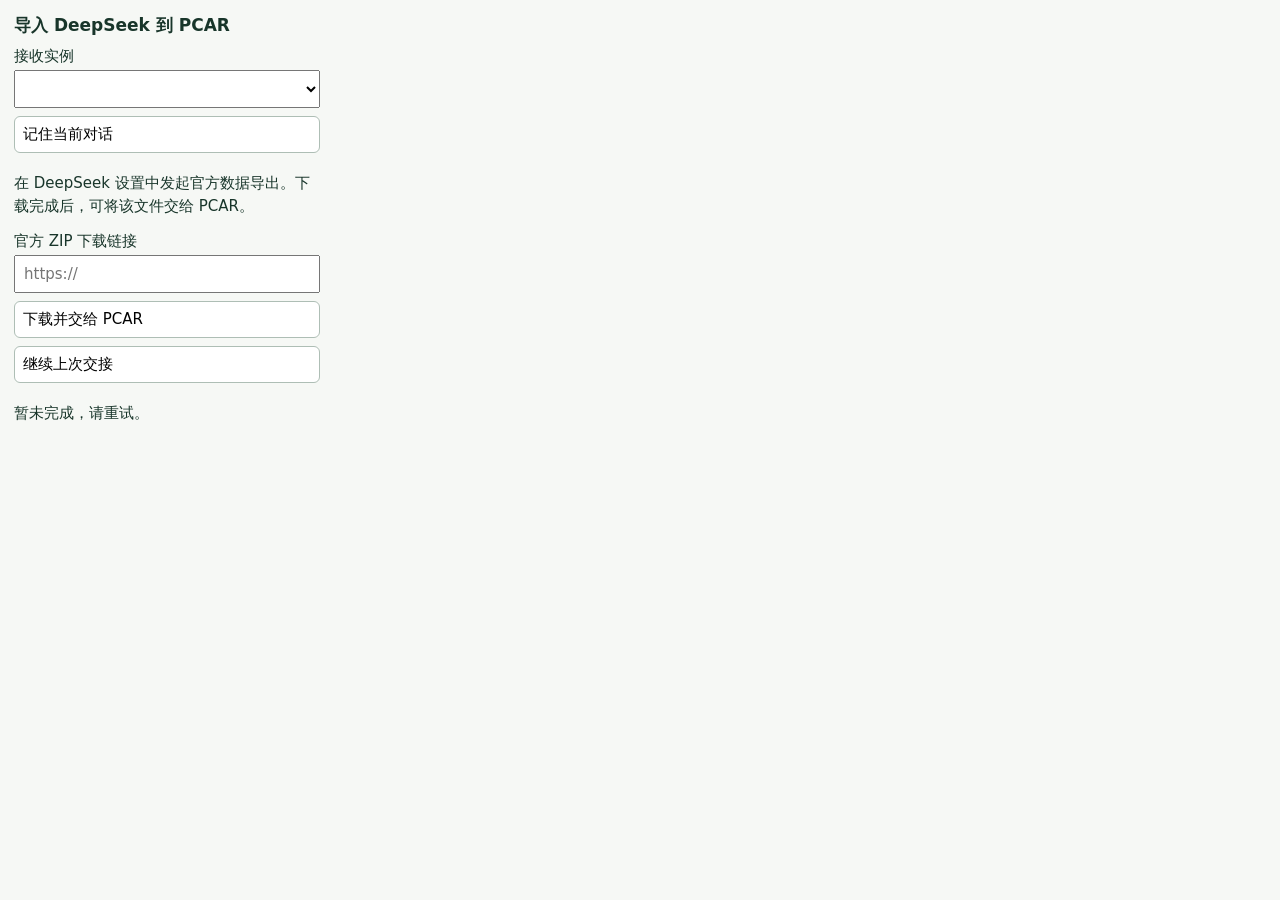
<file: browser_extension/popup.html>
<!doctype html>
<html lang="zh-CN">
<meta charset="utf-8">
<title>导入 DeepSeek 到 PCAR</title>
<style>
body{font:15px system-ui,sans-serif;padding:14px;width:306px;margin:0;color:#18352a;background:#f6f8f5}
h1{font-size:17px;margin:0 0 10px}p{line-height:1.5}
select,input,button{box-sizing:border-box;width:100%;padding:8px;margin:4px 0;font:inherit}
button{cursor:pointer;background:#fff;border:1px solid #aebeb5;border-radius:6px;text-align:left}
button:disabled{cursor:default;opacity:.6}
</style>
<h1>导入 DeepSeek 到 PCAR</h1>
<label for="edition">接收实例</label><select id="edition"></select>
<button id="start">记住当前对话</button>
<p>在 DeepSeek 设置中发起官方数据导出。下载完成后，可将该文件交给 PCAR。</p>
<label for="download-url">官方 ZIP 下载链接</label>
<input id="download-url" type="url" placeholder="https://">
<button id="download">下载并交给 PCAR</button>
<div id="files"></div>
<button id="retry">继续上次交接</button>
<p id="status" role="status"></p>
<script src="popup.js"></script>
</html>
</file>
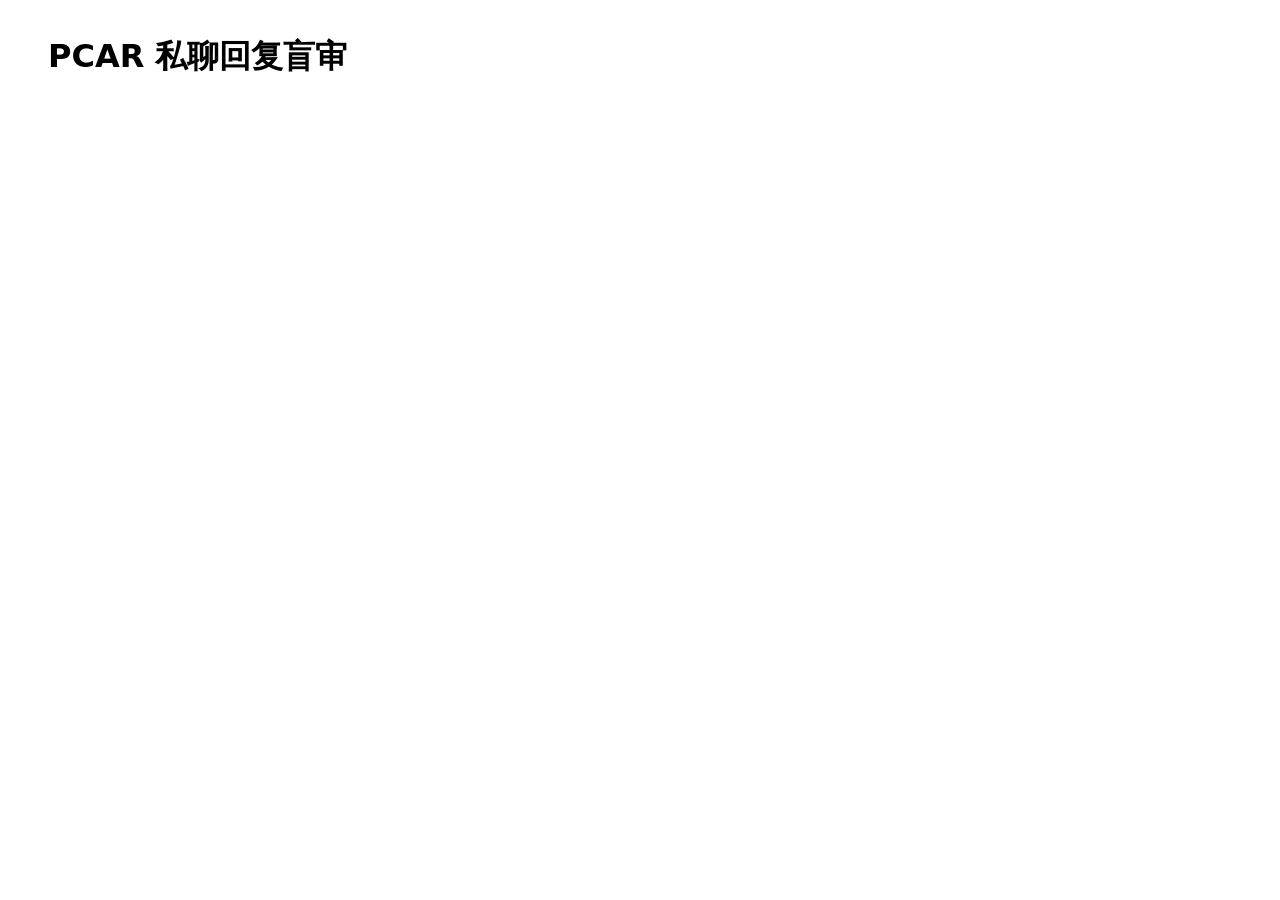
<file: experiments/private_reply_blind.html>
<!doctype html>
<html lang="zh-CN">
<meta charset="utf-8">
<meta name="viewport" content="width=device-width,initial-scale=1">
<title>PCAR 私聊回复盲审</title>
<style>
  :root{color-scheme:light dark}
  body{max-width:74rem;margin:2rem auto;padding:0 1rem;font:16px/1.55 system-ui,sans-serif}
  article{margin:1.25rem 0;padding:1rem;border:1px solid GrayText;border-radius:.65rem}
  .options{display:grid;grid-template-columns:repeat(4,minmax(0,1fr));gap:.75rem}
  .bubble{white-space:pre-wrap;overflow-wrap:anywhere;margin:.35rem 0;padding:.45rem .65rem;
    border-radius:.45rem;background:color-mix(in srgb,CanvasText 8%,Canvas)}
  fieldset{min-width:0;border:1px solid GrayText;border-radius:.45rem}
  label{display:block;margin:.35rem 0}
  button,select,input{font:inherit} button{padding:.45rem .8rem}
  @media(max-width:56rem){.options{grid-template-columns:repeat(2,minmax(0,1fr))}}
</style>
<main>
  <h1>PCAR 私聊回复盲审</h1>
  <p id="status"></p>
  <form id="review"></form>
</main>
<script type="application/json" id="data">@@DATA@@</script>
<script>
  const packet = JSON.parse(document.getElementById("data").textContent);
  const form = document.getElementById("review");
  const ready = Boolean(packet.results_sha256);
  const kind = {fixed:"固定位置", continuous:"连续私聊", research:"同一份资料的查后回复"};
  const state = {wait:"等待下一条消息", interrupted:"本轮中断，以下为已确认显示的内容"};
  const labels = ["甲","乙","丙","丁"];
  const make = (parent, tag, text, cls) => {
    const node = document.createElement(tag);
    if (text != null) node.textContent = text;
    if (cls) node.className = cls;
    parent.append(node);
    return node;
  };
  document.getElementById("status").textContent = ready
    ? "比较同组对话中的四种回复。读完整组后给每一列打分，并标记看到的问题。"
    : "样本位置和匿名顺序已冻结。收到四路实际回复及显示回执后，评分页才会生成。";
  for (const episode of packet.episodes) {
    const block = make(form,"article");
    make(block,"h2",kind[episode.kind] + " · " + episode.id);
    if (!ready) { make(block,"p",episode.count + " 个位置"); continue; }
    for (const turn of episode.turns) {
      make(block,"h3","第 " + turn.number + " 轮");
      for (const input of turn.inputs) make(block,"p",input,"bubble");
      const grid = make(block,"div",null,"options");
      for (const option of turn.options) {
        const column = make(grid,"section");
        make(column,"h4",option.label);
        if (state[option.state]) make(column,"p",state[option.state]);
        for (const bubble of option.bubbles) make(column,"p",bubble.text,"bubble");
      }
    }
    const ratings = make(block,"div",null,"options");
    for (const label of labels) {
      const column = make(ratings,"fieldset");
      make(column,"legend",label);
      const select = make(make(column,"label","真人感 "), "select");
      select.name = episode.id + "." + label;
      select.required = true;
      for (const [value,text] of [["","请选择"],["1","1 明显像助手"],["2","2"],["3","3"],["4","4"],["5","5 自然"]])
        select.add(new Option(text,value));
      for (const issue of packet.issues) {
        const check = make(make(column,"label",issue),"input");
        check.type = "checkbox";
        check.value = issue;
        check.name = select.name + ".issues";
      }
    }
  }
  if (ready) {
    make(form,"button","下载评分记录").type = "submit";
    form.onsubmit = event => {
      event.preventDefault();
      const data = new FormData(form), episodes = {};
      for (const {id} of packet.episodes) {
        episodes[id] = {};
        for (const label of labels) {
          const key = id + "." + label;
          episodes[id][label] = {naturalness:Number(data.get(key)),issues:data.getAll(key + ".issues")};
        }
      }
      const score = {study_sha256:packet.study_sha256,results_sha256:packet.results_sha256,episodes};
      const url = URL.createObjectURL(new Blob([JSON.stringify(score,null,2)],{type:"application/json"}));
      const link = document.createElement("a");
      link.href = url;
      link.download = "PCAR-阶段5-盲审评分.json";
      link.click();
      setTimeout(() => URL.revokeObjectURL(url),1000);
    };
  }
</script>
</html>
</file>
